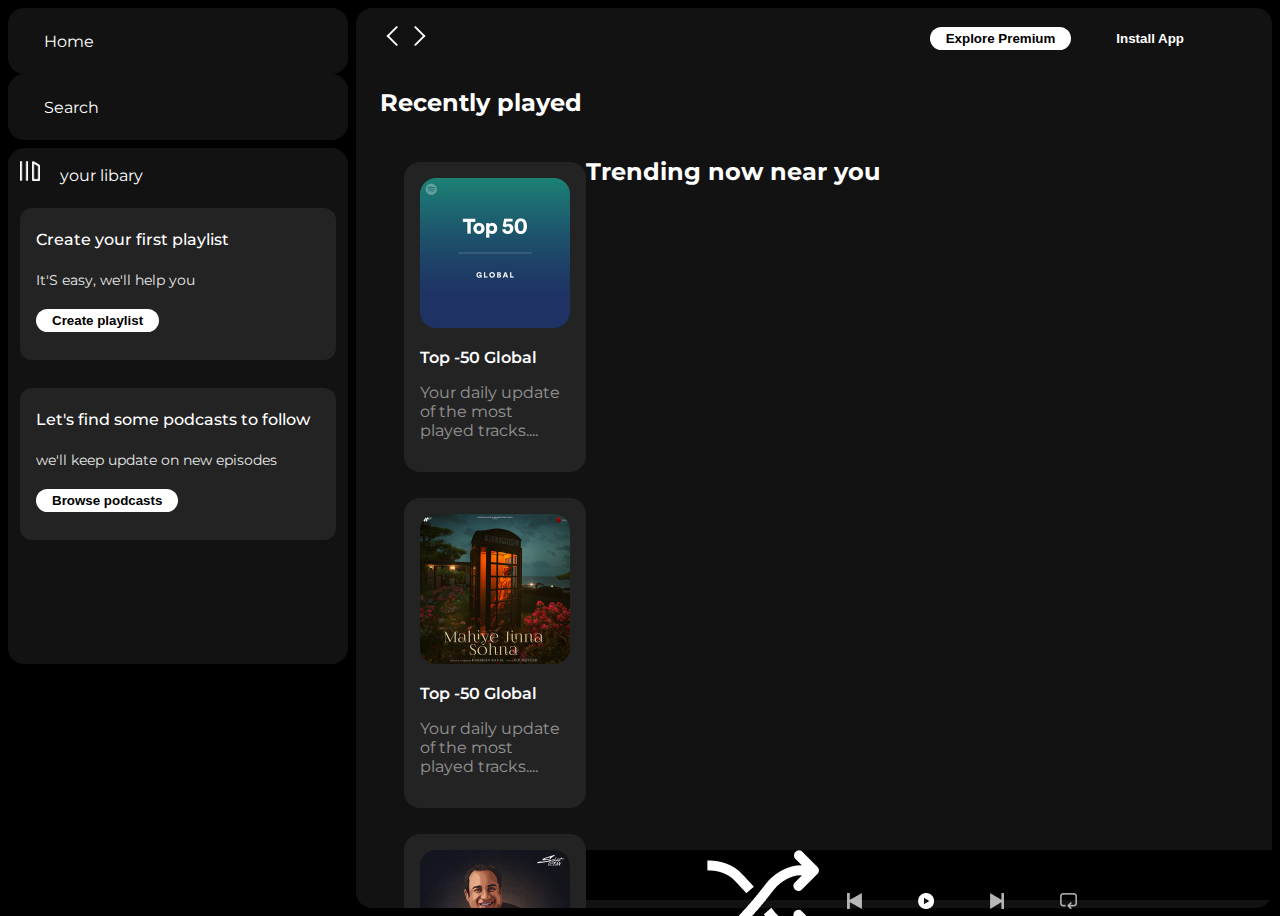
<file: index.html>
<!DOCTYPE html>
<html lang="en">
<head>
    <meta charset="UTF-8">
    <meta name="viewport" content="width=device-width, initial-scale=1.0">
    <link rel="stylesheet" href="https://cdnjs.cloudflare.com/ajax/libs/font-awesome/6.5.1/css/all.min.css" integrity="sha512-DTOQO9RWCH3ppGqcWaEA1BIZOC6xxalwEsw9c2QQeAIftl+Vegovlnee1c9QX4TctnWMn13TZye+giMm8e2LwA==" crossorigin="anonymous" referrerpolicy="no-referrer"/>
    <link rel="icon" href="./Assets/logo.png">
    <title>Spotify - Web Player: Music for everyone</title>
    <link rel="stylesheet" href="spotify.css">
    <link rel="preconnect" href="https://fonts.googleapis.com">
   <link rel="preconnect" href="https://fonts.gstatic.com" crossorigin>
   <link href="https://fonts.googleapis.com/css2?family=Montserrat:ital,wght@0,300;0,400;0,500;0,600;1,700&display=swap" rel="stylesheet">
</head>
<body>
    <div class="main">
        <div class="sidebar">
            <div class="nav">
                <div class="nav-option">
                    <i class="fa-solid fa-house"></i>
                    <a href="#">Home</a>
                </div>
             </div>
                    <div class="nav">
                <div class="nav-option" style="opacity:1;">
                    <i class="fa-solid fa-magnifying-glass"></i>
                    <a href="#">Search</a>
                </div>
                    </div>
            <div class="libary nav-option">
                <div class="options">
                    <div class="lib-option">
                        <img src="./Assets/library_icon.png">
                        <a href="#">your libary</a>
                    </div>
                    <div class="icon">
                        <i class="fa-solid fa-plus"></i>
                        <i class="fa-solid fa-arrow-right"></i>
                    </div>
                </div>
                <div class="lib-box">
                    <div class="box">
                    <div class="box-p1">Create your first playlist</div>
                    <div class="box-p2">It'S easy, we'll help you</div>
                    <button class="badge">Create playlist</button>
                </div>
                <div class="box">
                    <div class="box-p1">Let's find some podcasts to follow</div>
                    <div class="box-p2">we'll keep update on new episodes</div>
                    <button class="badge">Browse podcasts</button>
                </div>
                </div>
            </div>
        </div>
        <div class="main-content">
            <div class="sticky-nav">
                <div class="sticky-nav-icon">
                    <img src="./Assets/backward_icon.png" class="hide">
                    <img src="./Assets/forward_icon.png">
                </div>
                <div class="sticky-nav-option">
                    <button class="badge nav-item hide">Explore Premium</button>
                    <button class="badge nav-item dark-badge"><i class="fa-regular fa-circle-down" style="margin-right: 5px;"></i>Install App</button>
                    <i class="fa-regular fa-user nav-item"></i>
                </div>
            </div>
            <h2>Recently played</h2>
                <div class="card-container">
                    <div class="card">
                        <img src="./Assets/card1img.jpeg" class="card-img">
                        <p class="card-title"> Top -50 Global</p>
                        <p class="card-info">Your daily update of the most played tracks....</p>
                    </div>
                  <h2>Trending now near you</h2>
                <div class="card-container">
                    <div class="card">
                        <img src="./Assets/card2img.jpeg" class="card-img">
                        <p class="card-title"> Top -50 Global</p>
                        <p class="card-info">Your daily update of the most played tracks....</p>
                    </div>
                                    <div class="card-container">
                    <div class="card">
                        <img src="./Assets/card3img.jpeg" class="card-img">
                        <p class="card-title"> Top -50 Global</p>
                        <p class="card-info">Your daily update of the most played tracks....</p>
                    </div>
                                    <div class="card-container">
                    <div class="card">
                        <img src="./Assets/card4img.jpeg" class="card-img">
                        <p class="card-title"> Top -50 Global</p>
                        <p class="card-info">Your daily update of the most played tracks....</p>
                    </div>
           <h2>featured charts</h2>
                <div class="card-container">
                    <div class="card">
                        <img src="./Assets/card5img.jpeg" class="card-img">
                        <p class="card-title"> Top -50 Global</p>
                        <p class="card-info">Your daily update of the most played tracks....</p>
                    </div>
                    
                <div class="card-container">
                    <div class="card">
                        <img src="./Assets/card6img.jpeg" class="card-img">
                        <p class="card-title"> Top -50 Global</p>
                        <p class="card-info">Your daily update of the most played tracks....</p>
                    </div>
                                <div class="card-container">
                    <div class="card">
                        <img src="./Assets/card5img.jpeg" class="card-img">
                        <p class="card-title"> Top -50 Global</p>
                        <p class="card-info">Your daily update of the most played tracks....</p>
                    </div>
            <div class="footer">
          <div class="line"></div>
              </div>
        </div>
        <div class="music-player">
            <div class="album"></div>
            <div class="player">
                <div class="player-controls">
                    <img src="./Assets/player_icon1.png" class="player=control-icon">
                    <img src="./Assets/player_icon2.png" class="player-control-icon">
                    <img src="./Assets/player_icon3.png" class="player-control-icon" style="opacity: 1.7; font-size: 3rem ; height: 1rem;">
                    <img src="./Assets/player_icon4.png" class="player-control-icon">
                    <img src="./Assets/player_icon5.png" class="player-control-icon">
                </div>
                <div class="play-back-bar">
                    <span class="curr-time">00:00</span>
                    <input type="range" min="0" max="100" class="progress-bar">
                    <span class="tot-time">3:33</span>
                </div>
            </div>
            <div class="controls"></div>
        </div>
    </div>
</body>
</html>
</file>
<file: spotify.css>
body{
    font-family: 'Montserrat', sans-serif;
    margin: 0;
    background-color: black;
    color: white;
    overflow: hidden;
}
.main
{
    display: flex;
    height: 100vh;
    padding: 0.5rem;
}
.sidebar
{
    background: color #0000;
    width: 340px;
    height: 500px;
    border-radius: 1rem;
    margin-right: 0.5rem;
}
.main-content
{
  background-color:#121212;
  flex: 1;
  border-radius: 1rem;
  overflow: auto;
  padding: 0 1.5rem 0 1.5rem ;
}
.music-player
{
    background-color: black;
    position: fixed;
    bottom: 0;
    width: 100%;
    height: 50px;
}
a {
    text-decoration:none ;
    color: #ffffff;
}
.nav
{
    background-color: #121212;
     border-radius: 1rem;
     display: flex;
     flex-direction: column;
     justify-content: center;
     height: 50px;
     padding: 0.5rem 0.5rem;
}
.nav-option
{
    line-height: 2.5rem;
    opacity: o.7;
    padding: 0.5rem 0.75rem;
}
.nav-option:hover
{
    opacity: 1;
}
.nav-option i{
    font-size: 1.25rem;
}
.nav-option a{
    font-size: 1rem;
    margin-left: 1rem;
}
.libary
{
    background-color: #121212;
    border-radius: 1rem;
    height: 100%;
    margin-top: 0.5rem;
    padding: 0.5rem 0.75rem;
}
.options
{
    display: flex;
    justify-content: space-between;
    align-items: center;
}
.lib-option img{
    width: 1.25rem;
    height: 1.25rem;
}
.icon {
    font-size: 1.25rem;
    display: flex;
}
.icon i{
    opacity: 0.75;
    margin-right: 1rem;
}
.icon i:hover
{
    opacity: 1;
}
.box
{
    background-color: #232323;
    height: 8rem;
    border-radius: 0.75rem ;
    margin: 0.75rem 0 1.75rem 0;
    padding: 0.75rem 1rem;
}
.box-p1
{
    font-size: 1rem;
    font-weight: 500;
}
.box-p2
{
    font-size: 0.85rem;
    opacity: 0.9;
}
.badge
{
    background-color: #ffffff;
    border: none;
    border-radius: 100px;
    padding: 0.25rem 1rem;
    font-weight: 700;
}
.dark-badge
{
    background-color: #0000;
    color: #ffffff;
}
.sticky-nav
{
    position: sticky;
    top: 0;
    background-color:#121212;
    display: flex;
    justify-content: space-between;
    align-items: center;
    padding: 1rem 0 1rem 0;
    z-index: 10;
}

.sticky-nva-icon img{
    margin-left:0.75rem ;
}
.sticky-nav-option
{
    display: flex;
    justify-content: center;
    align-items: center;
}
.nav-item
{
    margin-right: 1.5rem;
}
@media(mx-width:1000px)
{
    .hide
    {
        display: none;
    }
}
.card
{
    background-color: #232323;
    width: 150px;
    border-radius: 1rem;
    padding: 1rem;
    margin-left: 1.5rem;
    margin-top: 1.6rem;
}
.card-container
{
    display: flex;
    flex-wrap: wrap;
}
.card-img
{
    width: 100%;
    border-radius: 1rem;
}
.card-title
{
    font-weight: 600;
}
.card-info
{
    font-weight: 0.75rem;
    opacity: 0.5;
}
.footer
{
    height: 300px;
}
.line
{
    width: 90%;
    height: 30%;
    border-top: 1px solid white;
    opacity: 0.4;
}
.music-player
{
    display: fixed;
    justify-content: space-between;
}
.album
{
    width: 25%;
    background-color: lightyellow;
}
.player
{
    width: 50%;
}
.control{
    width: 25%;
    background-color: yellow;
}
.player-controls
{
    display: flex;
    justify-content: center;
    align-items: center;
}
.player-control-icon{
    height: 1rem;
    margin: 1.75rem;
    opacity: 0.7;
}
.player-control-icon:hover
{
    opacity: 1;
}
.progress-bar
{
    width: 70%;
    appearance: none;
    background-color: transparent;
    cursor: pointer;
}
.progress-bar::-webkit-slider-runnable-track
{
    background-color: #ddd;
    border-radius: 1rem;
    height: 0.2rem;
}
.progress-bar::-webkit-slider-thumb
{
    appearance: none;
}
</file>
